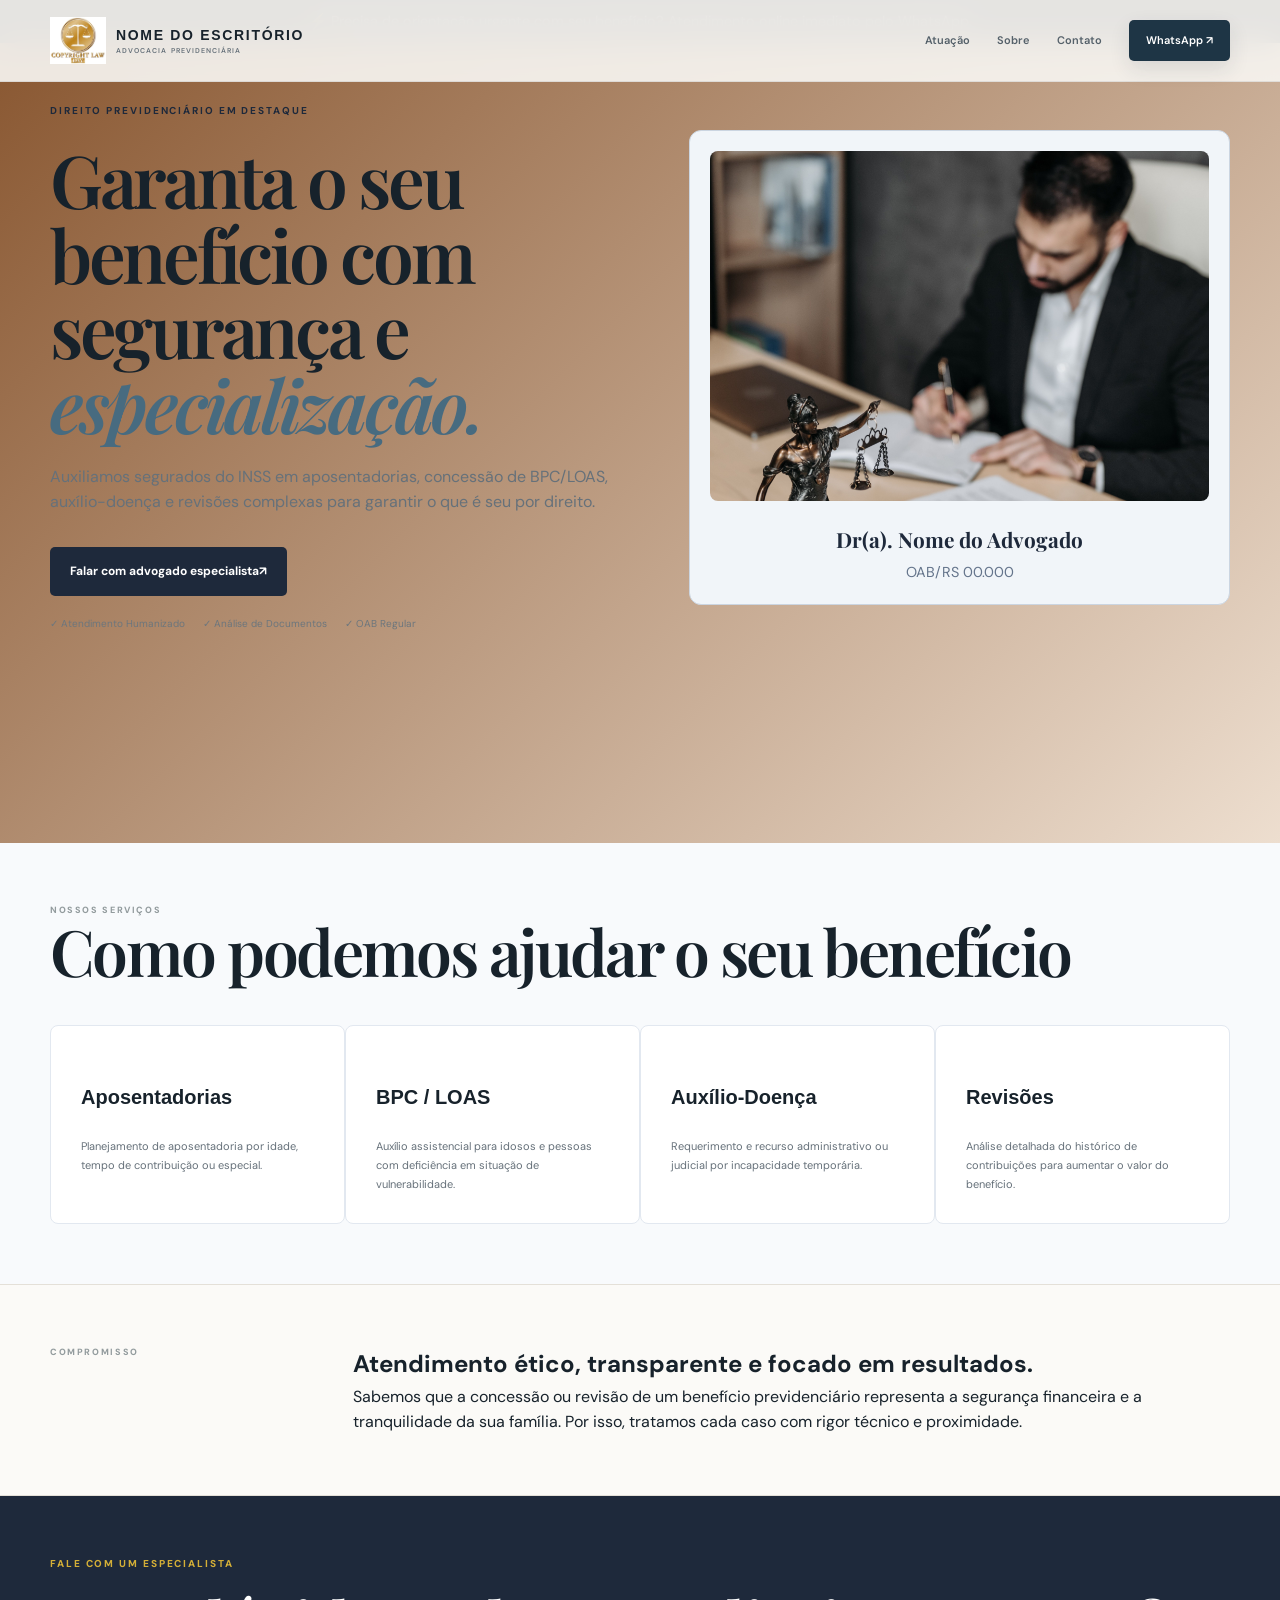
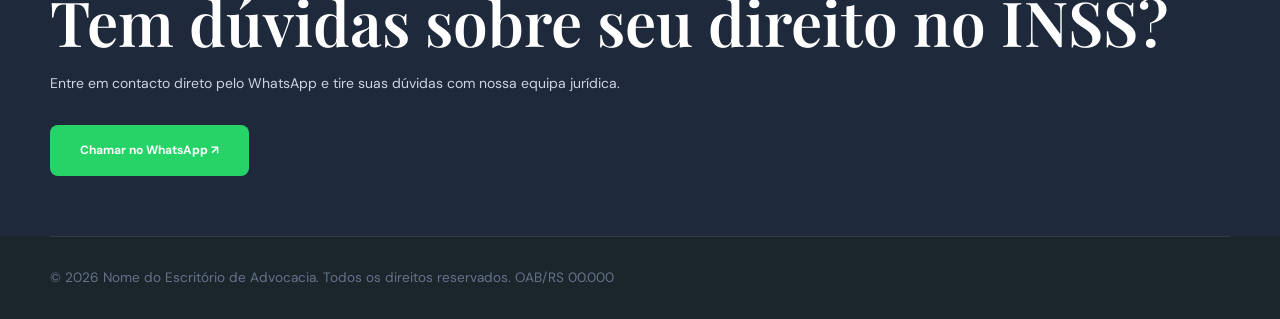
<file: modelos/02-previdenciario/index.html>
<!DOCTYPE html>
<html lang="pt-BR">

<head>
  <meta charset="UTF-8">
  <meta name="viewport" content="width=device-width, initial-scale=1.0">
  
  <!-- TÍTULO DA PÁGINA: Altere aqui para o nome do advogado do cliente -->
  <title>Dr(a). Nome do Advogado — Advocacia Previdenciária</title>

  <meta name="description" content="Especialistas em Direito Previdenciário. Aposentadorias, BPC/LOAS, revisões e auxílios. Fale connosco pelo WhatsApp.">
  <meta name="theme-color" content="#1e293b">
  <meta name="robots" content="index, follow">

  <link rel="preconnect" href="https://fonts.googleapis.com">
  <link rel="preconnect" href="https://fonts.gstatic.com" crossorigin>
  <link href="https://fonts.googleapis.com/css2?family=DM+Sans:wght@400;500;700&family=Playfair+Display:ital,wght@0,600;0,700;1,600&display=swap" rel="stylesheet">

  <!-- Estilos base do modelo -->
  <link rel="stylesheet" href="../../style.css">
</head>

<body>

  <!-- BARRA SUPERIOR DE AVISO / URGÊNCIA -->
  <div style="background: #1e293b; color: #fff; text-align: center; padding: 10px 15px; font-size: 0.9rem;">
    ⚡ Precisa de orientação urgente com seu benefício? Atendimento online imediato pelo WhatsApp.
  </div>

  <!-- CABEÇALHO -->
  <header class="header">
    <div class="container nav">
      
      <!-- LOGOTIPO DO ESCRITÓRIO: Substitua o caminho da imagem do logotipo aqui -->
      <a href="#inicio" class="logo">
        <img src="../../img/logo.webp" alt="Logotipo do Escritório" class="site-logo">
        <span class="logo-text">
          NOME DO ESCRITÓRIO
          <small>ADVOCACIA PREVIDENCIÁRIA</small>
        </span>
      </a>

      <nav class="nav-links">
        <a href="#atuacao">Atuação</a>
        <a href="#sobre">Sobre</a>
        <a href="#contato">Contato</a>
        <!-- NÚMERO DE WHATSAPP DO CLIENTE NO BOTÃO DO MENU -->
        <a href="https://wa.me/5551999999999?text=Olá!%20Vim%20pelo%20site%20e%20preciso%20de%20ajuda%20previdenciária." class="nav-button" target="_blank" rel="noopener noreferrer">
          WhatsApp ↗
        </a>
      </nav>
    </div>
  </header>

  <main id="conteudo">

    <!-- SEÇÃO HERO (PRINCIPAL) -->
    <section class="hero" id="inicio" style="padding: 60px 0;">
      <div class="container hero-grid">
        
        <div class="hero-copy">
          <div class="eyebrow" style="color: #1e293b; font-weight: bold;">
            DIREITO PREVIDENCIÁRIO EM DESTAQUE
          </div>
          
          <!-- TÍTULO PRINCIPAL -->
          <h1>
            Garanta o seu benefício com segurança e <em>especialização.</em>
          </h1>
          
          <!-- TEXTO DE APRESENTAÇÃO -->
          <p>
            Auxiliamos segurados do INSS em aposentadorias, concessão de BPC/LOAS, auxílio-doença e revisões complexas para garantir o que é seu por direito.
          </p>

          <div class="actions">
            <!-- BOTÃO DE WHATSAPP PRINCIPAL: Altere o número 5551999999999 para o do cliente -->
            <a class="button primary" href="https://wa.me/5551999999999?text=Olá!%20Gostaria%20de%20analisar%20meu%20caso%20previdenciário." target="_blank" rel="noopener noreferrer" style="background: #1e293b;">
              Falar com advogado especialista <span>↗</span>
            </a>
          </div>

          <div class="trust-row" style="margin-top: 20px;">
            <span>✓ Atendimento Humanizado</span>
            <span>✓ Análise de Documentos</span>
            <span>✓ OAB Regular</span>
          </div>
        </div>

        <!-- FOTO DO ADVOGADO: Substitua "img/advogado-modelo-02.jpg" pela foto real do advogado -->
        <div class="hero-card" style="text-align: center;">
          <div style="background: #f1f5f9; padding: 20px; border-radius: 12px; border: 1px solid #cbd5e1;">
            <img src="../../img/advogado-modelo-02.jpg" alt="Foto do Advogado(a)" style="width: 100%; max-height: 350px; object-fit: cover; border-radius: 8px; margin-bottom: 15px;">
            <h3 style="font-family: 'Playfair Display', serif; font-size: 1.3rem; color: #1e293b; margin-bottom: 5px;">Dr(a). Nome do Advogado</h3>
            <p style="font-size: 0.9rem; color: #64748b; margin: 0;">OAB/RS 00.000</p>
          </div>
        </div>

      </div>
    </section>


    <!-- ÁREAS DE ATUAÇÃO -->
    <section class="intro" id="atuacao" style="background: #f8fafc; padding: 60px 0;">
      <div class="container">
        <div class="section-kicker">NOSSOS SERVIÇOS</div>
        <h2 style="font-family: 'Playfair Display', serif; margin-bottom: 40px;">Como podemos ajudar o seu benefício</h2>
        
        <div class="feature-grid">
          <article style="background: #fff; padding: 30px; border-radius: 8px; border: 1px solid #e2e8f0;">
            <h3>Aposentadorias</h3>
            <p>Planejamento de aposentadoria por idade, tempo de contribuição ou especial.</p>
          </article>
          <article style="background: #fff; padding: 30px; border-radius: 8px; border: 1px solid #e2e8f0;">
            <h3>BPC / LOAS</h3>
            <p>Auxílio assistencial para idosos e pessoas com deficiência em situação de vulnerabilidade.</p>
          </article>
          <article style="background: #fff; padding: 30px; border-radius: 8px; border: 1px solid #e2e8f0;">
            <h3>Auxílio-Doença</h3>
            <p>Requerimento e recurso administrativo ou judicial por incapacidade temporária.</p>
          </article>
          <article style="background: #fff; padding: 30px; border-radius: 8px; border: 1px solid #e2e8f0;">
            <h3>Revisões</h3>
            <p>Análise detalhada do histórico de contribuições para aumentar o valor do benefício.</p>
          </article>
        </div>
      </div>
    </section>


    <!-- SOBRE O ESCRITÓRIO -->
    <section id="sobre" class="features" style="padding: 60px 0;">
      <div class="container intro-grid">
        <div class="section-kicker">COMPROMISSO</div>
        <div>
          <h2>Atendimento ético, transparente e focado em resultados.</h2>
          <p>
            Sabemos que a concessão ou revisão de um benefício previdenciário representa a segurança financeira e a tranquilidade da sua família. Por isso, tratamos cada caso com rigor técnico e proximidade.
          </p>
        </div>
      </div>
    </section>


    <!-- CONTATO / CHAMADA FINAL -->
    <section class="contact" id="contato" style="background: #1e293b; color: #fff; padding: 60px 0;">
      <div class="container contact-inner" style="display: flex; justify-content: space-between; align-items: center; flex-wrap: wrap; gap: 30px;">
        <div>
          <div class="eyebrow" style="color: #d4af37;">FALE COM UM ESPECIALISTA</div>
          <h2 style="color: #fff; font-family: 'Playfair Display', serif;">Tem dúvidas sobre seu direito no INSS?</h2>
          <p style="color: #cbd5e1;">Entre em contacto direto pelo WhatsApp e tire suas dúvidas com nossa equipa jurídica.</p>
        </div>
        <!-- BOTÃO WHATSAPP FINAL: Altere o número 5551999999999 para o do cliente -->
        <a class="contact-button" href="https://wa.me/5551999999999?text=Olá!%20Gostaria%20de%20conversar%20sobre%20meu%20benefício%20previdenciário."
          target="_blank" rel="noopener noreferrer" style="background: #25d366; color: #fff; padding: 16px 30px; border-radius: 8px; font-weight: bold; text-decoration: none;">
          Chamar no WhatsApp ↗
        </a>
      </div>
    </section>

  </main>


  <!-- RODAPÉ -->
  <footer>
    <div class="container footer-bottom" style="text-align: center; padding: 30px 0; color: #64748b; font-size: 0.85rem;">
      <p>&copy; 2026 Nome do Escritório de Advocacia. Todos os direitos reservados. OAB/RS 00.000</p>
    </div>
  </footer>

</body>

</html>
</file>
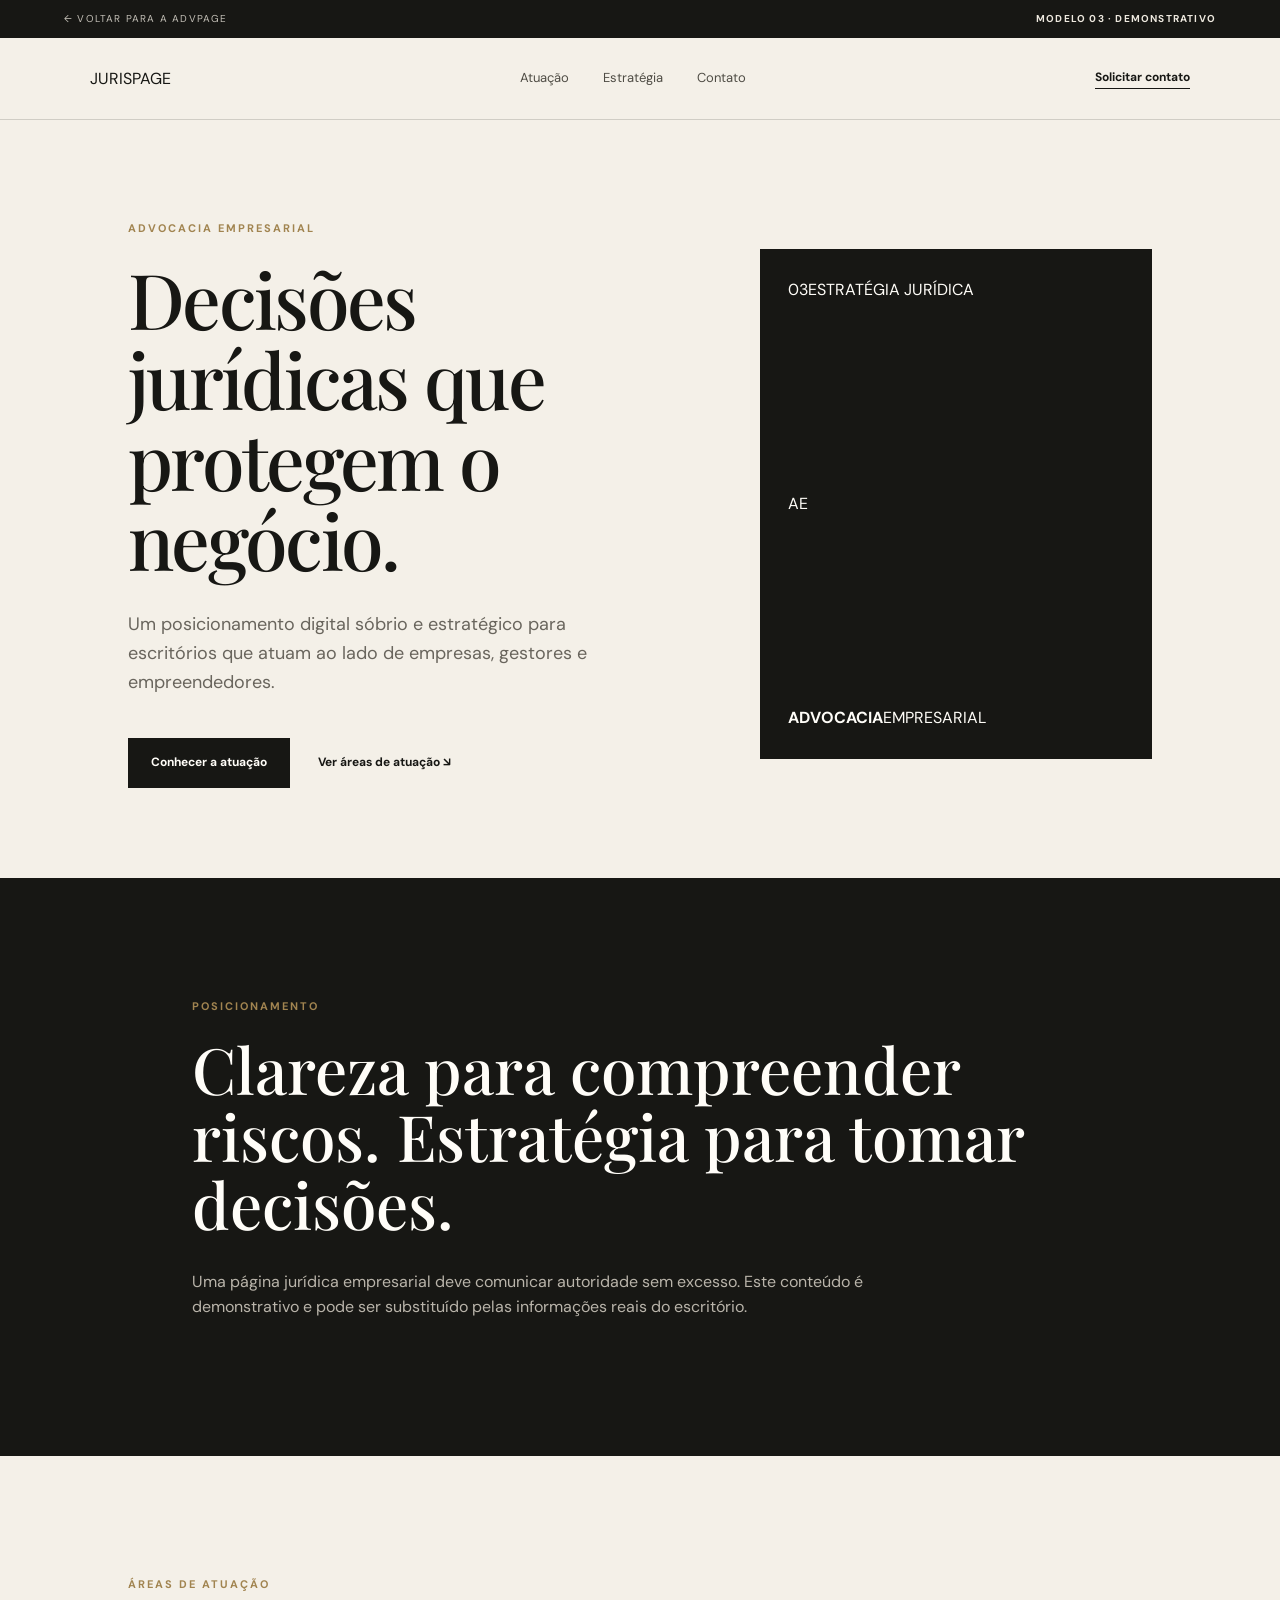
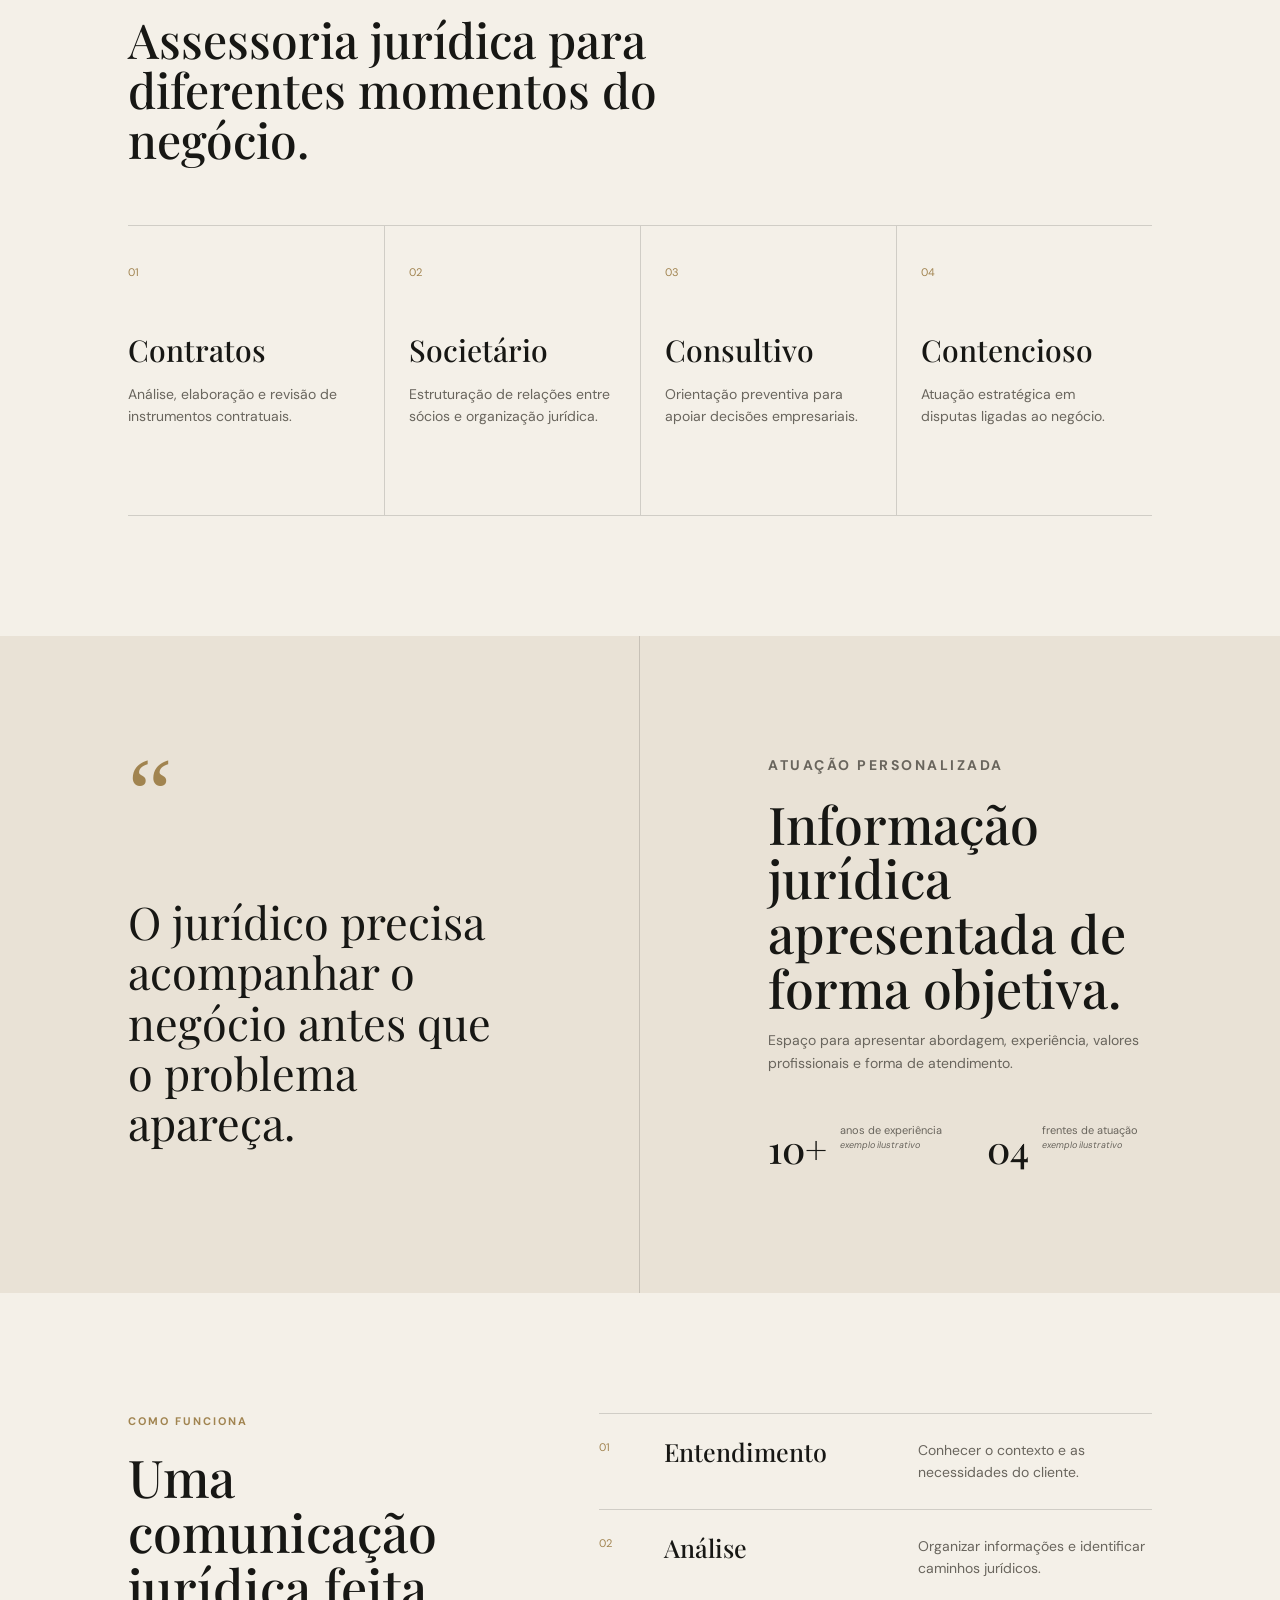
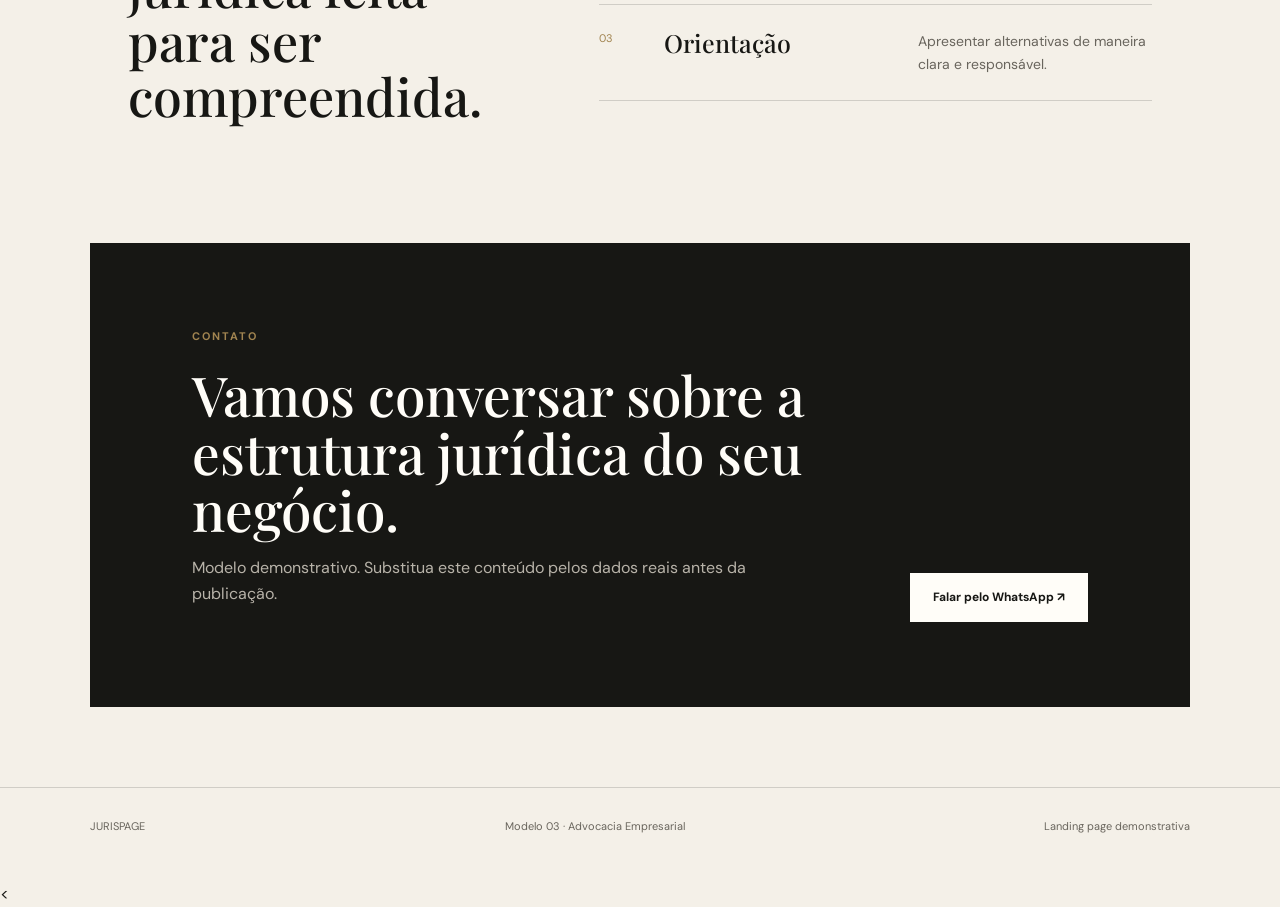
<file: modelos/03-empresarial/index.html>
<!doctype html><html lang="pt-BR"><head><meta charset="utf-8"><meta name="viewport" content="width=device-width,initial-scale=1"><meta name="robots" content="noindex, nofollow"><title>Advocacia Empresarial | Modelo 03 — AdvPage</title><link rel="preconnect" href="https://fonts.googleapis.com"><link href="https://fonts.googleapis.com/css2?family=DM+Sans:wght@400;500;600;700&family=Manrope:wght@600;700;800&family=Playfair+Display:wght@500;600&display=swap" rel="stylesheet"><link rel="stylesheet" href="style.css">  <link rel="icon" href="favicon.svg" type="image/svg+xml">
</head><body>
<div class="bar"><a href="../../index.html">← Voltar para a AdvPage</a><b>MODELO 03 · DEMONSTRATIVO</b></div>
<header><a class="logo" href="#top">JURIS<span>PAGE</span></a><nav><a href="#atuacao">Atuação</a><a href="#estrategia">Estratégia</a><a href="#contato">Contato</a></nav><a class="toplink" href="#contato">Solicitar contato</a></header>
<main id="top">
<section class="hero"><div><p class="eyebrow">ADVOCACIA EMPRESARIAL</p><h1>Decisões jurídicas que protegem o negócio.</h1><p class="lead">Um posicionamento digital sóbrio e estratégico para escritórios que atuam ao lado de empresas, gestores e empreendedores.</p><div class="actions"><a class="btn dark" href="#atuacao">Conhecer a atuação</a><a href="#atuacao" class="link">Ver áreas de atuação ↘</a></div></div><div class="visual"><div class="vtop"><span>03</span><span>ESTRATÉGIA JURÍDICA</span></div><div class="ae">AE</div><div class="vbottom"><b>ADVOCACIA</b><span>EMPRESARIAL</span></div></div></section>
<section class="statement"><p class="eyebrow">POSICIONAMENTO</p><h2>Clareza para compreender riscos. Estratégia para tomar decisões.</h2><p>Uma página jurídica empresarial deve comunicar autoridade sem excesso. Este conteúdo é demonstrativo e pode ser substituído pelas informações reais do escritório.</p></section>
<section class="areas" id="atuacao"><p class="eyebrow">ÁREAS DE ATUAÇÃO</p><h2>Assessoria jurídica para diferentes momentos do negócio.</h2><div class="grid">
<article><small>01</small><h3>Contratos</h3><p>Análise, elaboração e revisão de instrumentos contratuais.</p></article><article><small>02</small><h3>Societário</h3><p>Estruturação de relações entre sócios e organização jurídica.</p></article><article><small>03</small><h3>Consultivo</h3><p>Orientação preventiva para apoiar decisões empresariais.</p></article><article><small>04</small><h3>Contencioso</h3><p>Atuação estratégica em disputas ligadas ao negócio.</p></article></div></section>
<section class="split" id="estrategia"><div class="quote">“<p>O jurídico precisa acompanhar o negócio antes que o problema apareça.</p></div><div class="about"><p class="eyebrow">ATUAÇÃO PERSONALIZADA</p><h2>Informação jurídica apresentada de forma objetiva.</h2><p>Espaço para apresentar abordagem, experiência, valores profissionais e forma de atendimento.</p><div class="facts"><div><b>10+</b><span>anos de experiência<br><i>exemplo ilustrativo</i></span></div><div><b>04</b><span>frentes de atuação<br><i>exemplo ilustrativo</i></span></div></div></div></section>
<section class="process"><div><p class="eyebrow">COMO FUNCIONA</p><h2>Uma comunicação jurídica feita para ser compreendida.</h2></div><div class="steps"><div><small>01</small><h3>Entendimento</h3><p>Conhecer o contexto e as necessidades do cliente.</p></div><div><small>02</small><h3>Análise</h3><p>Organizar informações e identificar caminhos jurídicos.</p></div><div><small>03</small><h3>Orientação</h3><p>Apresentar alternativas de maneira clara e responsável.</p></div></div></section>
<section class="contact" id="contato"><div><p class="eyebrow">CONTATO</p><h2>Vamos conversar sobre a estrutura jurídica do seu negócio.</h2><p>Modelo demonstrativo. Substitua este conteúdo pelos dados reais antes da publicação.</p></div><a class="btn light" href="https://wa.me/5551994525272" target="_blank" rel="noopener noreferrer">Falar pelo WhatsApp ↗</a></section></main>
<footer><div class="logo">JURIS<span>PAGE</span></div><span>Modelo 03 · Advocacia Empresarial</span><span>Landing page demonstrativa</span></footer><script src="script.js"></script><
</file>
<file: style.css>
:root{
--bg:#f7f5f0;
--paper:#fff;
--ink:#17222b;
--muted:#66717a;
--navy:#1e3545;
--blue:#476b80;
--gold:#b18a48;
--line:#e4e0d8;
--sand:#ece5d8;
--rose:#eee2df;
--serif:'Playfair Display',Georgia,serif;
--sans:'DM Sans',Arial,sans-serif;
--display:'Manrope',Arial,sans-serif
}

*{
box-sizing:border-box;
margin:0;
padding:0
}

html{
scroll-behavior:smooth
}

body{
background:var(--bg);
color:var(--ink);
font-family:var(--sans);
line-height:1.6
}

a{
text-decoration:none;
color:inherit
}

.container{
width:min(1180px,calc(100% - 44px));
margin:auto
}

.skip-link{
position:fixed;
left:12px;
top:-60px;
z-index:999;
background:var(--ink);
color:white;
padding:12px 16px;
border-radius:0 0 8px 8px
}

.skip-link:focus{
top:0
}

.header{
height:82px;
position:fixed;
z-index:100;
top:0;
left:0;
right:0;
background:rgba(247,245,240,.92);
backdrop-filter:blur(15px);
border-bottom:1px solid rgba(23,34,43,.08);
transition:height .35s ease,background .35s ease,box-shadow .35s ease
}

.header.scrolled{
height:70px;
background:rgba(255,255,255,.88);
box-shadow:0 10px 35px rgba(30,53,69,.08)
}

.nav{
height:100%;
display:flex;
align-items:center;
justify-content:space-between
}


/* =====================================================
   LOGO ADVPAGE
   ===================================================== */

.logo{
display:flex;
align-items:center;
gap:10px
}

.logo .site-logo{
width:56px;
height:56px;
object-fit:contain;
display:block;
flex:0 0 auto
}

.footer-logo .site-logo{
width:48px;
height:48px
}

.logo-text{
display:flex;
flex-direction:column;
font:800 14px var(--display);
letter-spacing:.12em
}

.logo-text small{
display:block;
font:600 7px var(--sans);
letter-spacing:.15em;
color:var(--muted);
margin-top:3px
}


/* =====================================================
   MENU
   ===================================================== */

.nav-links{
display:flex;
gap:27px;
align-items:center;
font-size:11px;
font-weight:600;
color:#55616a
}

.nav-links a{
position:relative;
transition:color .25s ease
}

.nav-links a:hover{
color:var(--navy)
}

.nav-links a:not(.nav-button)::after{
content:"";
position:absolute;
left:0;
right:0;
bottom:-7px;
height:1px;
background:var(--gold);
transform:scaleX(0);
transition:transform .25s ease
}

.nav-links a:hover::after{
transform:scaleX(1)
}

.nav-button{
padding:12px 17px;
background:var(--navy);
color:white!important;
border-radius:5px;
box-shadow:0 8px 20px rgba(30,53,69,.12)
}

.menu{
display:none;
background:none;
border:0
}

.menu span{
display:block;
width:25px;
height:2px;
background:var(--ink);
margin:5px
}


/* =====================================================
   HERO
   ===================================================== */

.hero{
padding:155px 0 100px;
min-height:800px;
position:relative;
overflow:hidden;
background:linear-gradient(
135deg,
#895731 0%,
#eddecf 100%
)
}

.hero-shape{
position:absolute;
width:650px;
height:650px;
border-radius:50%;
right:-190px;
top:80px;
background:radial-gradient(
circle,
#95a9b2 0,
#eef1ef 45%,
transparent 70%
)
}

.hero-grid{
display:grid;
grid-template-columns:1.03fr .97fr;
gap:65px;
align-items:center;
position:relative
}

.eyebrow{
font-size:10px;
letter-spacing:.19em;
font-weight:800;
color:var(--gold)
}

.hero h1{
font:600 clamp(48px,5.7vw,76px)/1.03 var(--serif);
letter-spacing:-.045em;
margin:22px 0;
color:var(--ink)
}

.hero h1 em,
.intro h2 em,
.models h2 em,
.pricing h2 em,
.process h2 em,
.faq h2 em,
.contact h2 em{
font-style:italic;
color:var(--blue)
}

.hero-copy>p{
font-size:16px;
color:var(--muted);
max-width:610px
}

.actions{
display:flex;
gap:13px;
margin-top:32px
}

.button{
display:inline-flex;
align-items:center;
justify-content:center;
padding:15px 20px;
border-radius:5px;
font-size:12px;
font-weight:700;
position:relative;
overflow:hidden;
transition:.25s ease
}

.button:hover{
transform:translateY(-3px);
box-shadow:0 12px 28px rgba(30,53,69,.14)
}

.primary{
background:var(--navy);
color:#fff
}

.primary:hover{
background:#29495e
}

.secondary{
border:1px solid #cfd0cc;
background:white
}

.trust-row{
display:flex;
flex-wrap:wrap;
gap:18px;
margin-top:27px;
font-size:10px;
color:#6c767d
}


/* =====================================================
   BROWSER PREVIEW
   ===================================================== */

.hero-card{
position:relative
}

.browser{
background:rgb(193, 187, 187);
border:1px solid #dfe0dc;
border-radius:10px;
padding:9px;
box-shadow:0 30px 70px rgba(30,53,69,.13);
transform:rotate(1deg);
transition:.3s ease
}

.hero-card:hover .browser{
box-shadow:0 35px 85px rgba(30,53,69,.17)
}

.browser-top{
height:28px;
border-bottom:1px solid #eceae5;
display:flex;
justify-content:space-between;
align-items:center;
padding:0 10px;
color:#8b918f;
font-size:8px
}

.browser-top i{
width:7px;
height:7px;
border-radius:50%;
background:#7e9a87
}

.browser-body{
height:500px;
background:linear-gradient(145deg,#edf1ef,#dce5e5);
padding:25px;
position:relative;
overflow:hidden
}

.browser-body:after{
content:'';
position:absolute;
width:290px;
height:290px;
border:1px solid rgba(30,53,69,.12);
border-radius:50%;
right:-100px;
bottom:-100px
}

.mini-nav{
display:flex;
justify-content:space-between;
font-size:7px;
letter-spacing:.13em;
color:#53626a
}

.mini-nav span{
color:#879097
}

.mini-copy{
position:absolute;
left:50px;
top:150px
}

.mini-copy small{
font-size:7px;
letter-spacing:.18em;
color:var(--blue)
}

.mini-copy h2{
font:600 58px/.95 var(--serif);
margin:15px 0
}

.mini-copy h2 em{
color:var(--gold);
font-style:italic
}

.mini-copy p{
font-size:9px;
color:#66757b;
max-width:220px
}

.mini-copy>b{
display:inline-block;
margin-top:22px;
background:var(--navy);
color:white;
padding:11px 14px;
font-size:6px;
letter-spacing:.12em
}

.mini-number{
position:absolute;
right:25px;
bottom:25px;
font:italic 90px var(--serif);
color:rgba(30,53,69,.09)
}

.floating-price{
position:absolute;
right:-25px;
bottom:18px;
background:var(--navy);
color:white;
padding:17px 20px;
border-radius:7px;
box-shadow:0 15px 30px rgba(30,53,69,.2);
animation:priceFloat 4s ease-in-out infinite
}

.floating-price small{
display:block;
font-size:7px;
letter-spacing:.15em;
color:#cdd9df
}

.floating-price strong{
display:block;
font:600 29px var(--serif);
color:#fff
}


/* =====================================================
   INTRO
   ===================================================== */

.intro{
padding:125px 0;
background:white
}

.intro-grid{
display:grid;
grid-template-columns:.42fr 1.58fr;
gap:70px
}

.section-kicker{
font-size:9px;
font-weight:800;
letter-spacing:.18em;
color:#929b9d
}

.intro h2,
.models h2,
.pricing h2,
.process h2,
.faq h2{
font:600 clamp(40px,5vw,64px)/1.06 var(--serif);
letter-spacing:-.04em
}

.intro p{
max-width:690px;
margin-top:28px;
color:var(--muted);
font-size:15px;
line-height:1.9
}


/* =====================================================
   FEATURES
   ===================================================== */

.features{
border-top:1px solid var(--line);
border-bottom:1px solid var(--line);
background:#fbfaf7
}

.feature-grid{
display:grid;
grid-template-columns:repeat(4,1fr)
}

.feature-grid article{
padding:42px 27px 48px;
border-right:1px solid var(--line);
position:relative;
overflow:hidden;
transition:.3s ease
}

.feature-grid article:first-child{
border-left:1px solid var(--line)
}

.feature-grid article:hover{
background:#fff;
transform:translateY(-2px)
}

.feature-grid span{
font:italic 18px var(--serif);
color:var(--gold)
}

.feature-grid h3{
font:600 20px var(--display);
margin:30px 0 10px
}

.feature-grid p{
font-size:11px;
color:var(--muted);
line-height:1.7
}


/* =====================================================
   MODELOS
   ===================================================== */

.models{
padding:125px 0;
background:var(--bg)
}

.heading-row{
display:flex;
justify-content:space-between;
gap:60px;
align-items:end
}

.heading-row>p{
max-width:370px;
color:var(--muted);
font-size:13px
}

.heading-row h2{
margin-top:18px
}

.model-grid{
display:grid;
grid-template-columns:1fr 1fr;
gap:24px;
margin-top:58px
}

.model-card{
background:white;
border:1px solid #e3e0d8;
border-radius:8px;
overflow:hidden;
transition:.4s ease;
box-shadow:0 8px 24px rgba(40,45,45,.04)
}

.model-card:hover{
transform:translateY(-6px);
box-shadow:0 20px 45px rgba(40,45,45,.1)
}

.model-art{
height:365px;
position:relative;
padding:24px;
overflow:hidden
}

.model-art>img{
position:absolute;
inset:0;
width:100%;
height:100%;
object-fit:cover;
display:block;
filter:saturate(.82)
}

.model-art:after{
content:'';
position:absolute;
inset:0;
background:linear-gradient(
180deg,
rgba(20,30,35,.05),
rgba(20,30,35,.62)
);
z-index:1
}

.art-real{
background:linear-gradient(
135deg,
#b8c7ca,
#73878e
)
}

.art-blue{
background:linear-gradient(
135deg,
#dfe8eb,
#b7c9d0
)
}

.art-sand{
background:linear-gradient(
135deg,
#eee5d4,
#d6c5a9
)
}

.art-rose{
background:linear-gradient(
135deg,
#eee0dc,
#cdb8b2
)
}

.badge{
font-size:8px;
letter-spacing:.15em;
font-weight:800;
color:var(--navy);
background:rgba(255,255,255,.82);
padding:8px 10px;
border-radius:20px;
position:relative;
z-index:3
}

.mock{
position:absolute;
left:14%;
top:15%;
width:72%;
height:72%;
background:rgba(29,43,49,.88);
backdrop-filter:blur(2px);
color:white;
padding:30px;
box-shadow:0 20px 35px rgba(25,40,45,.2);
z-index:2;
transition:.45s ease
}

.model-card:hover .mock{
transform:translateY(-8px) scale(1.015);
box-shadow:0 28px 48px rgba(25,40,45,.24)
}

.mock.light{
background:rgba(255,255,255,.90);
color:var(--ink)
}

.mock b{
font:600 22px var(--serif);
color:var(--gold)
}

.mock small{
display:block;
margin-top:28px;
font-size:7px;
letter-spacing:.16em;
color:#a8b4b8
}

.mock.light small{
color:#71808a
}

.mock strong{
display:block;
font:500 30px/1.05 var(--serif);
margin-top:14px
}

.mock em{
color:var(--blue);
font-style:italic
}

.mock i{
display:block;
width:42px;
height:1px;
background:var(--gold);
margin-top:25px
}

.model-info{
padding:18px 21px;
display:flex;
justify-content:space-between;
align-items:end;
border-top:1px solid #ece9e2
}

.model-info small{
font-size:8px;
letter-spacing:.12em;
color:var(--gold);
font-weight:800
}

.model-info h3{
font:600 22px var(--serif);
margin-top:5px
}

.model-info p{
font-size:10px;
color:var(--muted)
}

.model-info>b{
font-size:22px;
color:var(--blue)
}


/* =====================================================
   PREÇO
   ===================================================== */

.pricing{
padding:120px 0;
background:#eef2f1
}

.pricing-head{
display:flex;
justify-content:space-between;
gap:60px;
align-items:end
}

.pricing-head>p{
max-width:370px;
color:var(--muted);
font-size:13px
}

.price-grid{
display:grid;
grid-template-columns:1.1fr .9fr;
gap:24px;
margin-top:55px
}

.price-card{
background:white;
border:1px solid #dce2e1;
border-radius:10px;
padding:40px;
box-shadow:0 18px 45px rgba(30,53,69,.08);
transition:.35s ease
}

.price-card:hover{
transform:translateY(-5px);
box-shadow:0 25px 60px rgba(30,53,69,.12)
}

.price-top{
display:flex;
justify-content:space-between;
align-items:center;
color:var(--gold);
font-size:9px;
letter-spacing:.15em;
font-weight:800
}

.price-top b{
background:#e8f0ed;
color:#4d6d60;
padding:7px 9px;
border-radius:20px;
font-size:7px
}

.price-card h3{
font:600 28px var(--serif);
margin-top:28px
}

.price{
font:600 58px var(--serif);
margin:5px 0;
color:var(--navy)
}

.price small{
font:600 10px var(--sans);
color:var(--muted)
}

.price-note{
font-size:11px;
color:var(--muted);
max-width:500px
}

.price-card ul{
list-style:none;
margin:25px 0
}

.price-card li{
padding:10px 0;
border-bottom:1px solid #eee;
font-size:11px
}

.full{
width:100%
}

.price-side{
background:var(--navy);
color:white;
border-radius:10px;
padding:40px;
display:flex;
flex-direction:column;
justify-content:space-between
}

.price-side span{
font-size:8px;
letter-spacing:.17em;
color:#c7d4da;
font-weight:800
}

.price-side h3{
font:500 32px/1.15 var(--serif);
margin-top:15px
}

.price-side p{
color:#c6d0d4;
font-size:12px;
line-height:1.8;
margin-top:12px
}


/* =====================================================
   PROCESSO
   ===================================================== */

.process{
padding:125px 0;
background:white
}

.steps{
margin-top:58px;
border-top:1px solid var(--line)
}

.steps article{
display:grid;
grid-template-columns:90px 1fr;
gap:30px;
padding:27px 0;
border-bottom:1px solid var(--line);
position:relative;
transition:.3s ease
}

.steps article:hover{
padding-left:12px;
background:linear-gradient(
90deg,
rgba(177,138,72,.055),
transparent 55%
)
}

.steps article>b{
font:italic 22px var(--serif);
color:var(--gold)
}

.steps h3{
font:600 21px var(--display)
}

.steps p{
font-size:11px;
color:var(--muted);
margin-top:4px
}


/* =====================================================
   FAQ
   ===================================================== */

.faq{
padding:120px 0;
background:var(--bg)
}

.faq-grid{
display:grid;
grid-template-columns:.65fr 1.35fr;
gap:90px
}

.faq-list{
border-top:1px solid var(--line)
}

details{
border-bottom:1px solid var(--line);
padding:21px 0
}

summary{
cursor:pointer;
list-style:none;
display:flex;
justify-content:space-between;
font:500 18px var(--serif)
}

summary::-webkit-details-marker{
display:none
}

summary:after{
content:'+';
font-family:var(--sans);
color:var(--gold)
}

details[open] summary:after{
content:'−'
}

details p{
padding-top:12px;
max-width:650px;
color:var(--muted);
font-size:12px
}


/* =====================================================
   CONTATO
   ===================================================== */

.contact{
padding:105px 0;
background:var(--sand);
position:relative;
overflow:hidden
}

.contact-inner{
display:grid;
grid-template-columns:1.25fr .75fr;
gap:70px;
align-items:end
}

.contact h2{
font:600 clamp(40px,5vw,62px)/1.04 var(--serif);
margin:18px 0
}

.contact p{
max-width:650px;
color:#6d6b65;
font-size:14px
}

.contact-button{
display:inline-flex;
align-items:center;
justify-content:center;
gap:15px;
background:var(--navy);
color:white;
padding:16px 22px;
border-radius:5px;
font-size:12px;
font-weight:700;
transition:.25s ease
}

.contact-button:hover{
transform:translateY(-3px);
box-shadow:0 12px 28px rgba(30,53,69,.14)
}


/* =====================================================
   FOOTER
   ===================================================== */

footer{
background:#1b252c;
color:#cfd7db
}

.footer-top{
min-height:100px;
display:flex;
align-items:center;
justify-content:space-between;
gap:30px
}

.footer-top nav{
display:flex;
gap:25px
}

.footer-top nav a{
font-size:10px
}

.footer-bottom{
border-top:1px solid rgba(255,255,255,.1);
padding:18px 0;
display:flex;
justify-content:space-between;
gap:20px;
font-size:9px;
color:#89949a
}


/* =====================================================
   WHATSAPP
   ===================================================== */

.floating{
position:fixed;
right:22px;
bottom:22px;
width:58px;
height:58px;
border-radius:50%;
background:#25D366;
display:grid;
place-items:center;
z-index:80;
box-shadow:0 12px 30px rgba(37,211,102,.25);
transition:.3s ease
}

.floating:hover{
transform:translateY(-5px) scale(1.05);
box-shadow:0 15px 35px rgba(37,211,102,.34)
}

.floating:before{
content:"";
position:absolute;
inset:-5px;
border:1px solid rgba(37,211,102,.35);
border-radius:50%;
animation:whatsPulse 2.5s ease-out infinite
}

.whatsapp-icon{
width:28px;
height:28px;
fill:white
}


/* =====================================================
   ANIMAÇÕES
   ===================================================== */

@keyframes priceFloat{

0%,100%{
transform:translateY(0)
}

50%{
transform:translateY(-8px)
}

}

@keyframes whatsPulse{

0%{
transform:scale(.9);
opacity:.65
}

70%,100%{
transform:scale(1.35);
opacity:0
}

}


/* =====================================================
   RESPONSIVO
   ===================================================== */

@media(max-width:900px){

.nav-links{
display:none
}

.menu{
display:block
}

.hero-grid{
grid-template-columns:1fr
}

.hero{
padding-top:120px
}

.intro-grid{
grid-template-columns:1fr
}

.feature-grid{
grid-template-columns:1fr 1fr
}

.model-grid{
grid-template-columns:1fr
}

.pricing-head{
display:block
}

.pricing-head>p{
margin-top:25px
}

.price-grid{
grid-template-columns:1fr
}

.heading-row{
display:block
}

.heading-row>p{
margin-top:25px
}

.contact-inner{
grid-template-columns:1fr
}

.faq-grid{
grid-template-columns:1fr
}

.footer-top{
flex-wrap:wrap;
padding:30px 0
}

}

@media(max-width:680px){

.container{
width:min(100% - 30px,600px)
}

.logo .site-logo{
width:45px;
height:45px
}

.footer-logo .site-logo{
width:42px;
height:42px
}

.logo-text{
font-size:12px
}

.logo-text small{
font-size:6px
}

.hero{
padding-top:105px;
padding-bottom:70px
}

.hero h1{
font-size:46px
}

.browser-body{
height:420px
}

.mini-copy{
left:30px;
top:120px
}

.mini-copy h2{
font-size:45px
}

.floating-price{
right:0
}

.intro,
.models,
.pricing,
.process,
.faq{
padding:80px 0
}

.feature-grid{
grid-template-columns:1fr
}

.feature-grid article{
border-left:1px solid var(--line);
}

.model-art{
height:330px
}

.mock{
padding:24px
}

.mock strong{
font-size:26px
}

.price-card,
.price-side{
padding:28px
}

.footer-top{
display:block
}

.footer-top nav{
margin:25px 0;
flex-wrap:wrap
}

.footer-bottom{
display:block
}

.footer-bottom span{
display:block;
margin-top:7px
}

}


/* =====================================================
   MOVIMENTO REDUZIDO
   ===================================================== */

@media(prefers-reduced-motion:reduce){

html{
scroll-behavior:auto
}

*{
animation:none!important;
transition:none!important
}

}
</file>
<file: modelos/03-empresarial/style.css>
*{
box-sizing:border-box
}

html{
scroll-behavior:smooth
}

:root{
--ink:#171714;
--paper:#f4f0e8;
--alt:#e9e2d6;
--muted:#69655d;
--gold:#a18450;
--line:rgba(23,23,20,.16);
--white:#fffdf8
}

body{
margin:0;
background:var(--paper);
color:var(--ink);
font-family:"DM Sans",sans-serif;
line-height:1.6
}

a{
color:inherit;
text-decoration:none
}


/* BARRA */

.bar{
height:38px;
background:var(--ink);
color:#eee9df;
display:flex;
align-items:center;
justify-content:space-between;
padding:0 5vw;
font-size:10px;
letter-spacing:.12em;
text-transform:uppercase
}

.bar a{
opacity:.8
}


/* HEADER */

header{
height:82px;
padding:0 7vw;
display:flex;
align-items:center;
justify-content:space-between;
border-bottom:1px solid var(--line);
position:sticky;
top:0;
z-index:5;
background:#f4f0e8ee;
backdrop-filter:blur(10px)
}


/* LOGO */

.site-logo-link{
display:flex;
align-items:center;
gap:10px
}

.model-logo{
width:46px;
height:46px;
object-fit:contain;
display:block
}

.brand-text{
display:flex;
flex-direction:column;
font:800 14px "Manrope";
letter-spacing:.12em
}

.brand-text small{
display:block;
color:var(--muted);
font:600 7px "DM Sans";
letter-spacing:.12em;
margin-top:2px
}


/* MENU */

nav{
display:flex;
gap:34px;
font-size:13px;
color:#4f4c45
}

.toplink{
font-size:12px;
font-weight:700;
border-bottom:1px solid
}


/* HERO */

.hero{
min-height:720px;
padding:100px 10vw 90px;
display:grid;
grid-template-columns:1.15fr .85fr;
gap:8vw;
align-items:center
}

.eyebrow{
margin:0 0 20px;
color:var(--gold);
font-size:11px;
font-weight:700;
letter-spacing:.18em
}

h1,
h2,
h3{
font-family:"Playfair Display";
font-weight:500;
line-height:1.05;
margin:0
}

h1{
font-size:clamp(50px,6vw,88px);
letter-spacing:-.035em
}

.lead{
max-width:590px;
color:var(--muted);
font-size:18px;
margin:30px 0 0
}

.actions{
display:flex;
gap:28px;
align-items:center;
margin-top:42px
}

.btn{
display:inline-flex;
padding:15px 23px;
font-size:12px;
font-weight:700
}

.dark{
background:var(--ink);
color:var(--white)
}

.link{
font-size:12px;
font-weight:700
}


/* FOTO */

.visual{
height:510px;
background:var(--ink);
color:var(--white);
padding:28px;
display:flex;
flex-direction:column;
justify-content:space-between;
position:relative;
overflow:hidden
}

.visual.lawyer-visual{
padding:0
}

.visual.lawyer-visual img{
width:100%;
height:100%;
object-fit:cover;
display:block;
opacity:.88
}

.visual.lawyer-visual:before{
content:"";
position:absolute;
inset:0;
background:linear-gradient(
180deg,
rgba(15,15,14,.08),
rgba(15,15,14,.72)
);
z-index:1
}

.visual.lawyer-visual:after{
content:"";
position:absolute;
inset:24px;
border:1px solid rgba(255,255,255,.25);
z-index:2
}

.photo-overlay{
position:absolute;
z-index:3;
left:28px;
right:28px;
bottom:28px;
color:#fffdf8;
display:flex;
flex-direction:column;
gap:7px;
font-size:10px;
letter-spacing:.13em
}

.photo-overlay small{
color:#e7dfd3;
font-size:8px;
letter-spacing:.1em
}


/* STATEMENT */

.statement{
padding:120px 15vw;
background:var(--ink);
color:var(--white)
}

.statement h2{
font-size:clamp(40px,5vw,70px);
max-width:1050px
}

.statement p:last-child{
max-width:720px;
color:#b9b4aa;
margin-top:32px
}


/* ÁREAS */

.areas{
padding:120px 10vw
}

.areas>h2{
font-size:48px;
max-width:650px;
margin-bottom:60px
}

.grid{
display:grid;
grid-template-columns:repeat(4,1fr);
border-top:1px solid var(--line)
}

.grid article{
min-height:290px;
padding:32px 24px 25px 0;
border-bottom:1px solid var(--line)
}

.grid article+article{
padding-left:24px;
border-left:1px solid var(--line)
}

small{
color:var(--gold);
font-size:11px
}

.grid h3{
font-size:30px;
margin:52px 0 16px
}

.grid p,
.about>p,
.steps p{
color:var(--muted);
font-size:14px
}


/* SPLIT */

.split{
display:grid;
grid-template-columns:1fr 1fr;
background:var(--alt);
min-height:570px
}

.quote,
.about{
padding:100px 10vw
}

.quote{
display:flex;
flex-direction:column;
justify-content:center;
border-right:1px solid var(--line);
font:100px Georgia;
color:var(--gold)
}

.quote p{
font:45px/1.12 "Playfair Display";
color:var(--ink);
max-width:570px
}

.about{
display:flex;
flex-direction:column;
justify-content:center
}

.about h2{
font-size:52px;
max-width:600px
}

.facts{
display:flex;
gap:45px;
margin-top:35px
}

.facts div{
display:flex;
gap:13px
}

.facts b{
font:500 38px "Playfair Display"
}

.facts span{
font-size:11px;
line-height:1.3;
color:var(--muted)
}

i{
font-size:9px
}


/* PROCESSO */

.process{
padding:120px 10vw;
display:grid;
grid-template-columns:.8fr 1.2fr;
gap:8vw
}

.process h2{
font-size:52px
}

.steps{
border-top:1px solid var(--line)
}

.steps div{
display:grid;
grid-template-columns:45px 1fr 1fr;
gap:20px;
padding:25px 0;
border-bottom:1px solid var(--line)
}

.steps h3{
font-size:25px
}

.steps p{
margin:0
}


/* CONTATO */

.contact{
margin:0 7vw 80px;
padding:85px 8vw;
background:var(--ink);
color:var(--white);
display:flex;
justify-content:space-between;
align-items:end;
gap:50px
}

.contact h2{
font-size:55px;
max-width:780px
}

.contact p:last-child{
color:#b8b3a9;
max-width:610px
}

.light{
background:var(--white);
color:var(--ink);
white-space:nowrap
}


/* FOOTER */

footer{
padding:30px 7vw 45px;
border-top:1px solid var(--line);
display:flex;
justify-content:space-between;
align-items:center;
color:var(--muted);
font-size:11px
}


/* RESPONSIVO */

@media(max-width:900px){

nav{
display:none
}

.hero{
grid-template-columns:1fr;
padding:75px 7vw
}

.visual{
height:430px
}

.statement,
.areas,
.process{
padding:85px 7vw
}

.grid{
grid-template-columns:1fr 1fr
}

.grid article+article{
padding-left:0;
border-left:0
}

.grid article:nth-child(even){
padding-left:24px;
border-left:1px solid var(--line)
}

.split{
grid-template-columns:1fr
}

.quote{
border-right:0;
border-bottom:1px solid var(--line)
}

.quote,
.about{
padding:80px 7vw
}

.process{
display:block
}

.steps{
margin-top:50px
}

.contact{
margin:0 5vw 60px;
padding:60px 7vw;
display:block
}

.contact .btn{
margin-top:30px
}

footer{
display:block;
padding:30px 5vw
}

footer span{
display:block;
margin-top:8px
}

}

@media(max-width:560px){

.bar{
font-size:8px;
padding:0 4vw
}

header{
height:70px;
padding:0 5vw
}

.brand-text{
font-size:12px
}

h1{
font-size:49px
}

.lead{
font-size:16px
}

.actions{
display:block
}

.actions .link{
display:block;
margin-top:22px
}

.visual{
height:360px
}

.grid{
grid-template-columns:1fr
}

.grid article:nth-child(even){
padding-left:0;
border-left:0
}

.grid article{
min-height:auto;
padding:30px 0
}

.grid h3{
margin-top:35px
}

.quote p,
.about h2,
.contact h2,
.areas>h2,
.process h2{
font-size:38px
}

.steps div{
grid-template-columns:35px 1fr
}

.steps p{
grid-column:2
}

}
</file>
